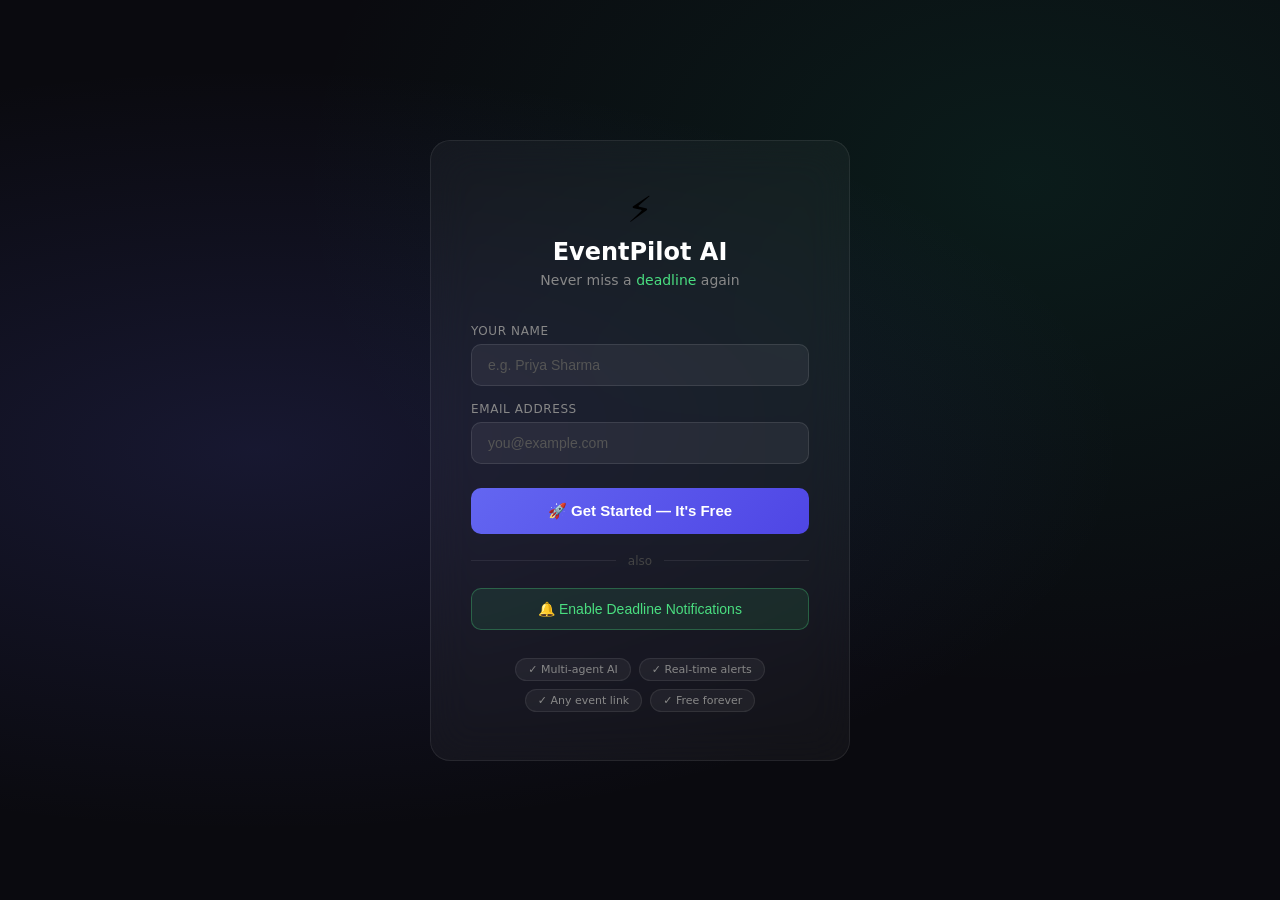
<file: frontend/index.html>
<!doctype html>
<html lang="en">
  <head>
    <script>
  // Auth guard - agar login nahi kiya to login page pe bhejo
  if (!localStorage.getItem("EP_USER_NAME")) {
    window.location.href = "login.html";
     }
    </script>
    <meta charset="UTF-8" />
    <meta name="viewport" content="width=device-width, initial-scale=1.0" />
    <title>EventPilot AI</title>
    <link rel="preconnect" href="https://fonts.googleapis.com" />
    <link rel="preconnect" href="https://fonts.gstatic.com" crossorigin />
    <link href="https://fonts.googleapis.com/css2?family=Inter:wght@400;500;600;700;800&display=swap" rel="stylesheet" />
    <link rel="stylesheet" href="./styles.css" />
  </head>
  <body>
    <div class="app-shell">
      <aside class="sidebar">
        <div class="brand">
          <div class="brand-mark">EP</div>
          <div>
            <p class="eyebrow">Opportunity agent</p>
            <h1>EventPilot AI</h1>
          </div>
        </div>

        <nav class="nav-list" aria-label="Primary navigation">
          <a href="#briefing" class="active">Briefing</a>
          <a href="#agents">Agents</a>
          <a href="#timeline">Timeline</a>
          <a href="#strategy">Strategy</a>
        </nav>

        <section class="side-panel">
          <p class="panel-label">Demo line</p>
          <h2>AI that remembers opportunities for you.</h2>
          <p>Tracks hackathons, internships, fellowships, contests, bootcamps, and events before deadlines slip away.</p>
        </section>
      </aside>

      <main class="main">
        <header class="topbar">
          <div>
            <p class="eyebrow">Autonomous event intelligence</p>
            <h2>Research, decide, remind, execute.</h2>
          </div>
          <button id="refreshWorkflowBtn" class="ghost-button" type="button">Refresh workflow</button>
        </header>

        <section class="hero" id="briefing">
          <div class="hero-copy">
            <p class="status-pill">Live MVP for Bot-a-thon</p>
            <h2>Paste any event link. EventPilot turns it into deadlines, reminders, and a winning plan.</h2>
            <p>
              Designed for students and builders who register everywhere, then miss the one update that matters.
            </p>
          </div>

          <form id="eventForm" class="link-card">
            <label for="eventUrl">Add event link</label>
            <div class="input-row">
              <input id="eventUrl" name="eventUrl" type="url" placeholder="https://devfolio.co/... or https://luma.com/..." />
              <button id="analyzeButton" type="submit">Analyze</button>
            </div>
            <p class="hint">Paste a public event URL. The backend scraper and agents will generate the briefing from real page content.</p>
          </form>
        </section>

        <section class="metrics-grid" aria-label="Opportunity metrics">
          <article>
            <span id="eventCount">0</span>
            <p>Tracked event</p>
          </article>
          <article>
            <span id="urgentCount">0</span>
            <p>Priority actions</p>
          </article>
          <article>
            <span id="agentCount">5</span>
            <p>Active agents</p>
          </article>
          <article>
            <span id="deadlineClock">Calculating</span>
            <p>Until submission</p>
          </article>
        </section>

        <section class="content-grid">
          <article class="briefing-card wide-card">
            <div class="section-heading">
              <div>
                <p class="eyebrow">AI briefing</p>
                <h3 id="eventTitle">No event analyzed yet</h3>
              </div>
              <span id="urgencyBadge" class="urgency high">Waiting</span>
            </div>
            <p id="eventSummary" class="summary-text">
              Paste an event link to run the real autonomous workflow.
            </p>
            <div id="briefingList" class="briefing-list"></div>
          </article>

          <article class="briefing-card">
            <div class="section-heading">
              <div>
                <p class="eyebrow">Next best action</p>
                <h3>Build for the tracks</h3>
              </div>
            </div>
            <div id="nextAction" class="next-action"></div>
          </article>
        </section>

        <section class="content-grid" id="agents">
          <article class="briefing-card wide-card">
            <div class="section-heading">
              <div>
                <p class="eyebrow">Agent network</p>
                <h3>Autonomous workflow</h3>
              </div>
              <span class="status-pill compact">Live workflow</span>
            </div>
            <div id="agentGrid" class="agent-grid"></div>
          </article>

          <article class="briefing-card">
            <div class="section-heading">
              <div>
                <p class="eyebrow">Activity feed</p>
                <h3>What AI did</h3>
              </div>
            </div>
            <div id="activityFeed" class="activity-feed"></div>
          </article>
        </section>

        <section class="content-grid" id="timeline">
          <article class="briefing-card wide-card">
            <div class="section-heading">
              <div>
                <p class="eyebrow">Smart reminders</p>
                <h3>Timeline</h3>
              </div>
            </div>
            <div id="timelineList" class="timeline"></div>
          </article>

          <article class="briefing-card">
            <div class="section-heading">
              <div>
                <p class="eyebrow">Chat agent</p>
                <h3>Ask EventPilot</h3>
              </div>
            </div>
            <div id="chatLog" class="chat-log"></div>
            <form id="chatForm" class="chat-form">
              <input id="chatInput" type="text" placeholder="What should I prepare?" />
              <button type="submit">Ask</button>
            </form>
          </article>
        </section>

        <section class="briefing-card full-width" id="strategy">
          <div class="section-heading">
            <div>
              <p class="eyebrow">Strategy agent</p>
              <h3>Recommended winning plan</h3>
            </div>
          </div>
          <div id="strategyGrid" class="strategy-grid"></div>
        </section>
      </main>
    </div>

    <script src="./app.js"></script>
  </body>
</html>
</file>
<file: frontend/styles.css>
:root {
  color-scheme: dark;
  --bg: #070912;
  --panel: rgba(16, 20, 34, 0.78);
  --panel-strong: rgba(22, 28, 46, 0.92);
  --line: rgba(255, 255, 255, 0.12);
  --text: #f7f8ff;
  --muted: #aeb8cf;
  --blue: #52a8ff;
  --green: #5ff2b6;
  --amber: #ffd166;
  --coral: #ff6f91;
  --violet: #b899ff;
  --shadow: 0 24px 80px rgba(0, 0, 0, 0.34);
}

* {
  box-sizing: border-box;
}

body {
  min-height: 100vh;
  margin: 0;
  font-family: Inter, system-ui, -apple-system, BlinkMacSystemFont, "Segoe UI", sans-serif;
  color: var(--text);
  background:
    radial-gradient(circle at 20% 0%, rgba(82, 168, 255, 0.22), transparent 32rem),
    radial-gradient(circle at 84% 12%, rgba(95, 242, 182, 0.16), transparent 28rem),
    linear-gradient(135deg, #070912 0%, #10111c 48%, #071013 100%);
}

button,
input {
  font: inherit;
}

.app-shell {
  display: grid;
  grid-template-columns: 290px minmax(0, 1fr);
  min-height: 100vh;
}

.sidebar {
  position: sticky;
  top: 0;
  height: 100vh;
  padding: 28px;
  border-right: 1px solid var(--line);
  background: rgba(7, 9, 18, 0.68);
  backdrop-filter: blur(24px);
}

.brand {
  display: flex;
  align-items: center;
  gap: 14px;
}

.brand-mark {
  display: grid;
  place-items: center;
  width: 48px;
  height: 48px;
  border: 1px solid rgba(95, 242, 182, 0.58);
  border-radius: 14px;
  background: linear-gradient(135deg, rgba(82, 168, 255, 0.24), rgba(95, 242, 182, 0.18));
  color: var(--green);
  font-weight: 800;
}

h1,
h2,
h3,
p {
  margin: 0;
}

h1 {
  font-size: 1.05rem;
}

.eyebrow,
.panel-label {
  color: var(--green);
  font-size: 0.72rem;
  font-weight: 800;
  letter-spacing: 0.08em;
  text-transform: uppercase;
}

.nav-list {
  display: grid;
  gap: 8px;
  margin: 36px 0;
}

.nav-list a {
  padding: 12px 14px;
  border: 1px solid transparent;
  border-radius: 12px;
  color: var(--muted);
  text-decoration: none;
}

.nav-list a.active,
.nav-list a:hover {
  border-color: var(--line);
  background: rgba(255, 255, 255, 0.06);
  color: var(--text);
}

.side-panel,
.briefing-card,
.link-card,
.metrics-grid article {
  border: 1px solid var(--line);
  background: var(--panel);
  box-shadow: var(--shadow);
  backdrop-filter: blur(22px);
}

.side-panel {
  padding: 18px;
  border-radius: 18px;
}

.side-panel h2 {
  margin-top: 10px;
  font-size: 1.1rem;
  line-height: 1.25;
}

.side-panel p:last-child {
  margin-top: 10px;
  color: var(--muted);
  line-height: 1.55;
}

.main {
  width: min(1180px, 100%);
  margin: 0 auto;
  padding: 28px;
}

.topbar,
.section-heading,
.input-row {
  display: flex;
  align-items: center;
  justify-content: space-between;
  gap: 16px;
}

.topbar h2 {
  margin-top: 6px;
  font-size: clamp(1.35rem, 2vw, 2.05rem);
}

.ghost-button,
.small-button,
.input-row button,
.chat-form button {
  min-height: 42px;
  border: 1px solid rgba(82, 168, 255, 0.45);
  border-radius: 12px;
  background: rgba(82, 168, 255, 0.14);
  color: var(--text);
  cursor: pointer;
  transition: transform 160ms ease, border-color 160ms ease, background 160ms ease;
}

.ghost-button {
  padding: 0 16px;
}

.small-button {
  padding: 0 14px;
}

button:hover {
  transform: translateY(-1px);
  border-color: rgba(95, 242, 182, 0.72);
  background: rgba(95, 242, 182, 0.14);
}

button:disabled {
  cursor: wait;
  opacity: 0.58;
  transform: none;
}

.hero {
  display: grid;
  grid-template-columns: minmax(0, 1fr) minmax(320px, 430px);
  gap: 24px;
  align-items: stretch;
  margin-top: 28px;
  padding: 28px;
  border: 1px solid var(--line);
  border-radius: 26px;
  background:
    linear-gradient(135deg, rgba(82, 168, 255, 0.14), rgba(95, 242, 182, 0.08)),
    rgba(255, 255, 255, 0.03);
  overflow: hidden;
}

.hero-copy {
  display: grid;
  align-content: center;
  min-height: 270px;
}

.status-pill {
  width: fit-content;
  padding: 8px 12px;
  border: 1px solid rgba(95, 242, 182, 0.45);
  border-radius: 999px;
  color: var(--green);
  background: rgba(95, 242, 182, 0.1);
  font-weight: 700;
}

.status-pill.compact {
  padding: 7px 10px;
  font-size: 0.78rem;
}

.hero h2 {
  max-width: 780px;
  margin-top: 18px;
  font-size: clamp(2rem, 5vw, 4.6rem);
  line-height: 0.98;
}

.hero-copy > p:last-child {
  max-width: 660px;
  margin-top: 18px;
  color: var(--muted);
  font-size: 1.05rem;
  line-height: 1.7;
}

.link-card {
  display: grid;
  align-content: center;
  gap: 12px;
  padding: 20px;
  border-radius: 20px;
}

.link-card label {
  font-weight: 800;
}

.input-row {
  align-items: stretch;
}

.input-row input,
.chat-form input {
  width: 100%;
  min-width: 0;
  border: 1px solid var(--line);
  border-radius: 12px;
  background: rgba(255, 255, 255, 0.07);
  color: var(--text);
  outline: none;
}

.input-row input {
  padding: 0 14px;
}

.input-row button,
.chat-form button {
  padding: 0 18px;
}

.hint {
  color: var(--muted);
  font-size: 0.88rem;
  line-height: 1.5;
}

.metrics-grid {
  display: grid;
  grid-template-columns: repeat(4, minmax(0, 1fr));
  gap: 14px;
  margin-top: 20px;
}

.metrics-grid article {
  padding: 18px;
  border-radius: 18px;
}

.metrics-grid span {
  display: block;
  color: var(--green);
  font-size: 1.65rem;
  font-weight: 800;
}

.metrics-grid p {
  margin-top: 6px;
  color: var(--muted);
}

.content-grid {
  display: grid;
  grid-template-columns: minmax(0, 1.45fr) minmax(300px, 0.75fr);
  gap: 18px;
  margin-top: 18px;
}

.briefing-card {
  padding: 20px;
  border-radius: 20px;
}

.wide-card {
  min-width: 0;
}

.full-width {
  margin-top: 18px;
}

.section-heading h3 {
  margin-top: 5px;
  font-size: 1.25rem;
}

.urgency {
  padding: 7px 11px;
  border-radius: 999px;
  font-size: 0.82rem;
  font-weight: 800;
}

.urgency.high {
  background: rgba(255, 111, 145, 0.16);
  color: #ff9db4;
}

.summary-text {
  margin-top: 16px;
  color: var(--muted);
  line-height: 1.65;
}

.briefing-list,
.agent-grid,
.strategy-grid {
  display: grid;
  gap: 12px;
  margin-top: 18px;
}

.briefing-list {
  grid-template-columns: repeat(2, minmax(0, 1fr));
}

.info-item,
.agent-card,
.strategy-item,
.timeline-item,
.activity-item,
.message {
  border: 1px solid var(--line);
  border-radius: 14px;
  background: rgba(255, 255, 255, 0.055);
}

.info-item,
.agent-card,
.strategy-item,
.timeline-item {
  padding: 14px;
}

.info-item strong,
.agent-card strong,
.strategy-item strong {
  display: block;
  margin-bottom: 7px;
}

.info-item p,
.agent-card p,
.strategy-item p,
.timeline-item p {
  color: var(--muted);
  line-height: 1.5;
}

.next-action {
  display: grid;
  gap: 12px;
  margin-top: 18px;
}

.action-step {
  padding: 14px;
  border-left: 3px solid var(--amber);
  border-radius: 12px;
  background: rgba(255, 209, 102, 0.1);
}

.agent-grid {
  grid-template-columns: repeat(5, minmax(0, 1fr));
}

.agent-card {
  position: relative;
  min-height: 150px;
}

.agent-card::before {
  content: "";
  position: absolute;
  top: 14px;
  right: 14px;
  width: 10px;
  height: 10px;
  border-radius: 50%;
  background: var(--green);
  box-shadow: 0 0 18px var(--green);
}

.activity-feed,
.chat-log,
.timeline {
  display: grid;
  gap: 10px;
  margin-top: 18px;
}

.activity-item {
  padding: 12px;
  color: var(--muted);
  line-height: 1.45;
}

.activity-item strong {
  color: var(--text);
}

.timeline-item {
  display: grid;
  grid-template-columns: 130px minmax(0, 1fr);
  gap: 14px;
}

.timeline-time {
  color: var(--amber);
  font-weight: 800;
}

.chat-log {
  max-height: 280px;
  overflow: auto;
}

.message {
  padding: 12px;
  line-height: 1.5;
}

.message.user {
  border-color: rgba(82, 168, 255, 0.38);
}

.message.ai {
  border-color: rgba(95, 242, 182, 0.38);
}

.chat-form {
  display: flex;
  gap: 10px;
  margin-top: 12px;
}

.chat-form input {
  padding: 12px;
}

.strategy-grid {
  grid-template-columns: repeat(4, minmax(0, 1fr));
}

@media (max-width: 1040px) {
  .app-shell {
    grid-template-columns: 1fr;
  }

  .sidebar {
    position: relative;
    height: auto;
  }

  .hero,
  .content-grid,
  .briefing-list,
  .agent-grid,
  .strategy-grid {
    grid-template-columns: 1fr;
  }

  .metrics-grid {
    grid-template-columns: repeat(2, minmax(0, 1fr));
  }
}

@media (max-width: 640px) {
  .main,
  .sidebar {
    padding: 18px;
  }

  .topbar,
  .section-heading,
  .input-row,
  .chat-form {
    align-items: stretch;
    flex-direction: column;
  }

  .hero {
    padding: 20px;
  }

  .metrics-grid {
    grid-template-columns: 1fr;
  }

  .timeline-item {
    grid-template-columns: 1fr;
  }
}
</file>
